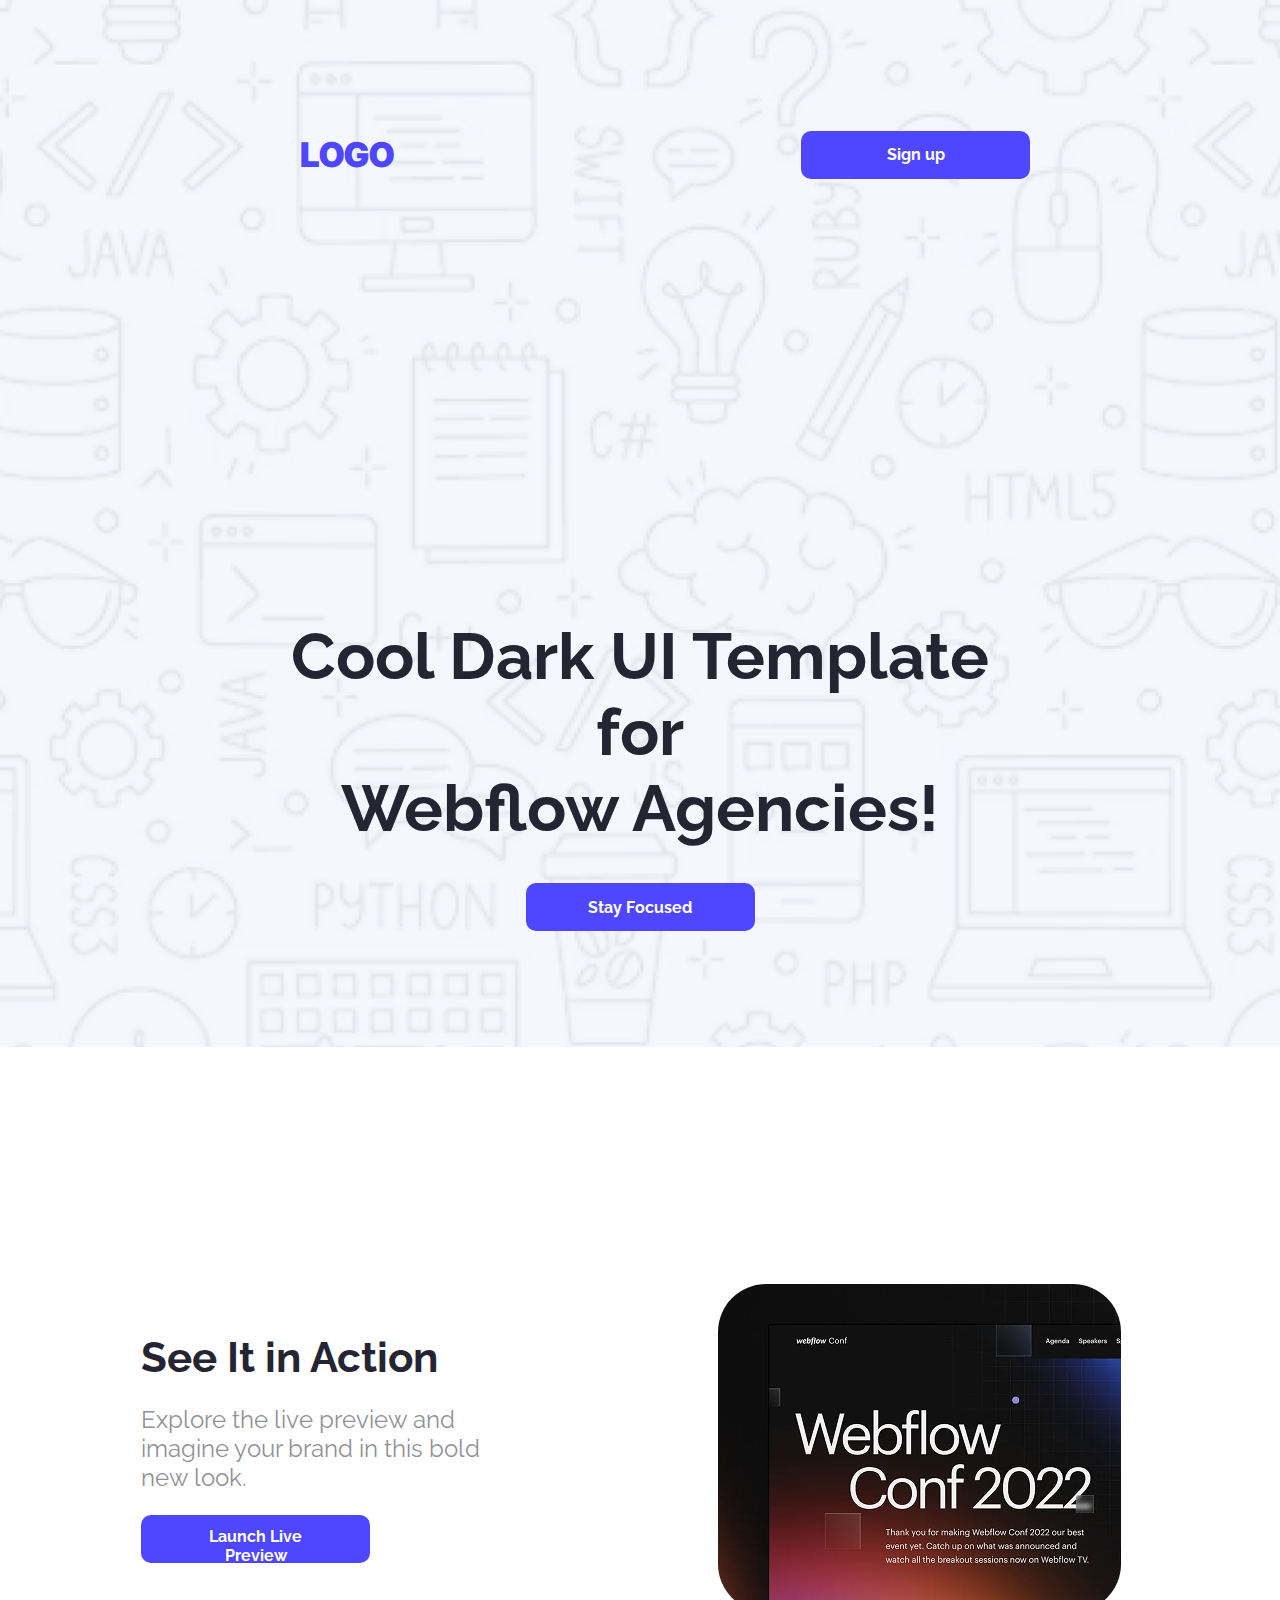
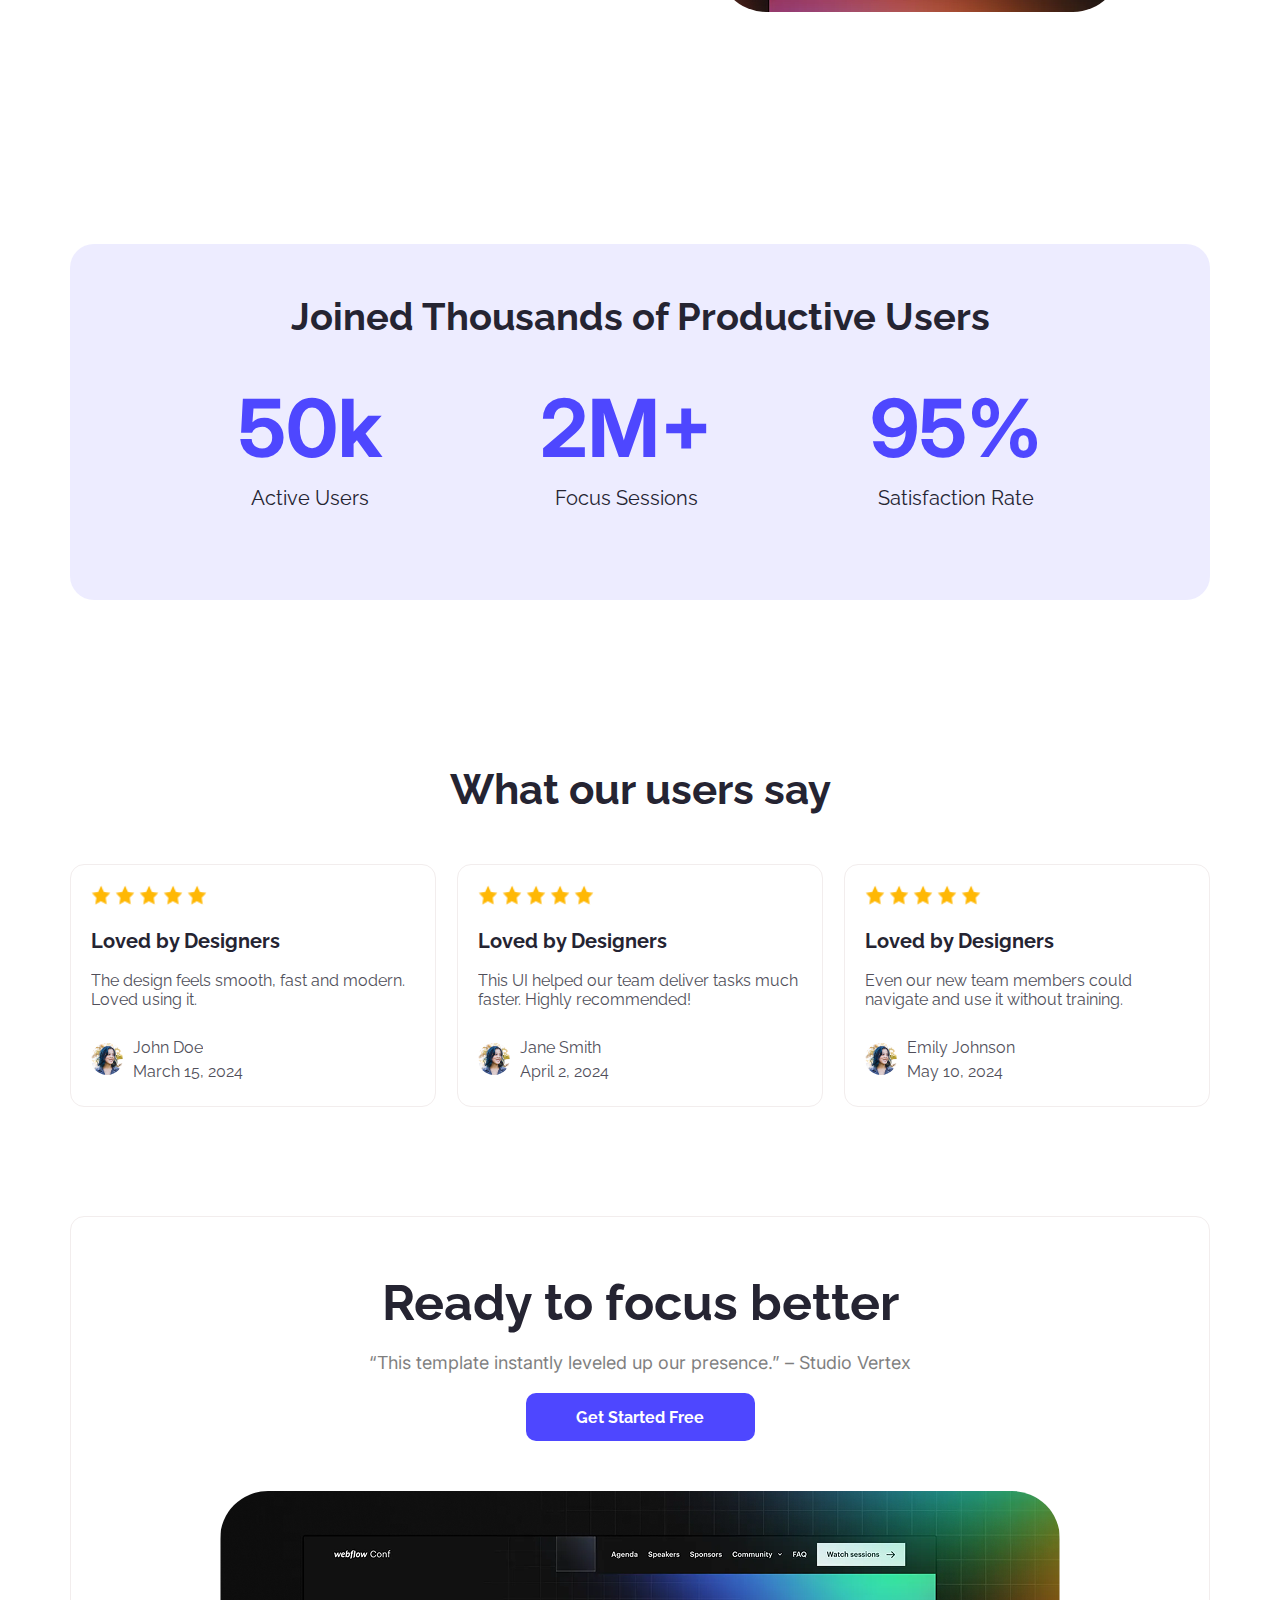
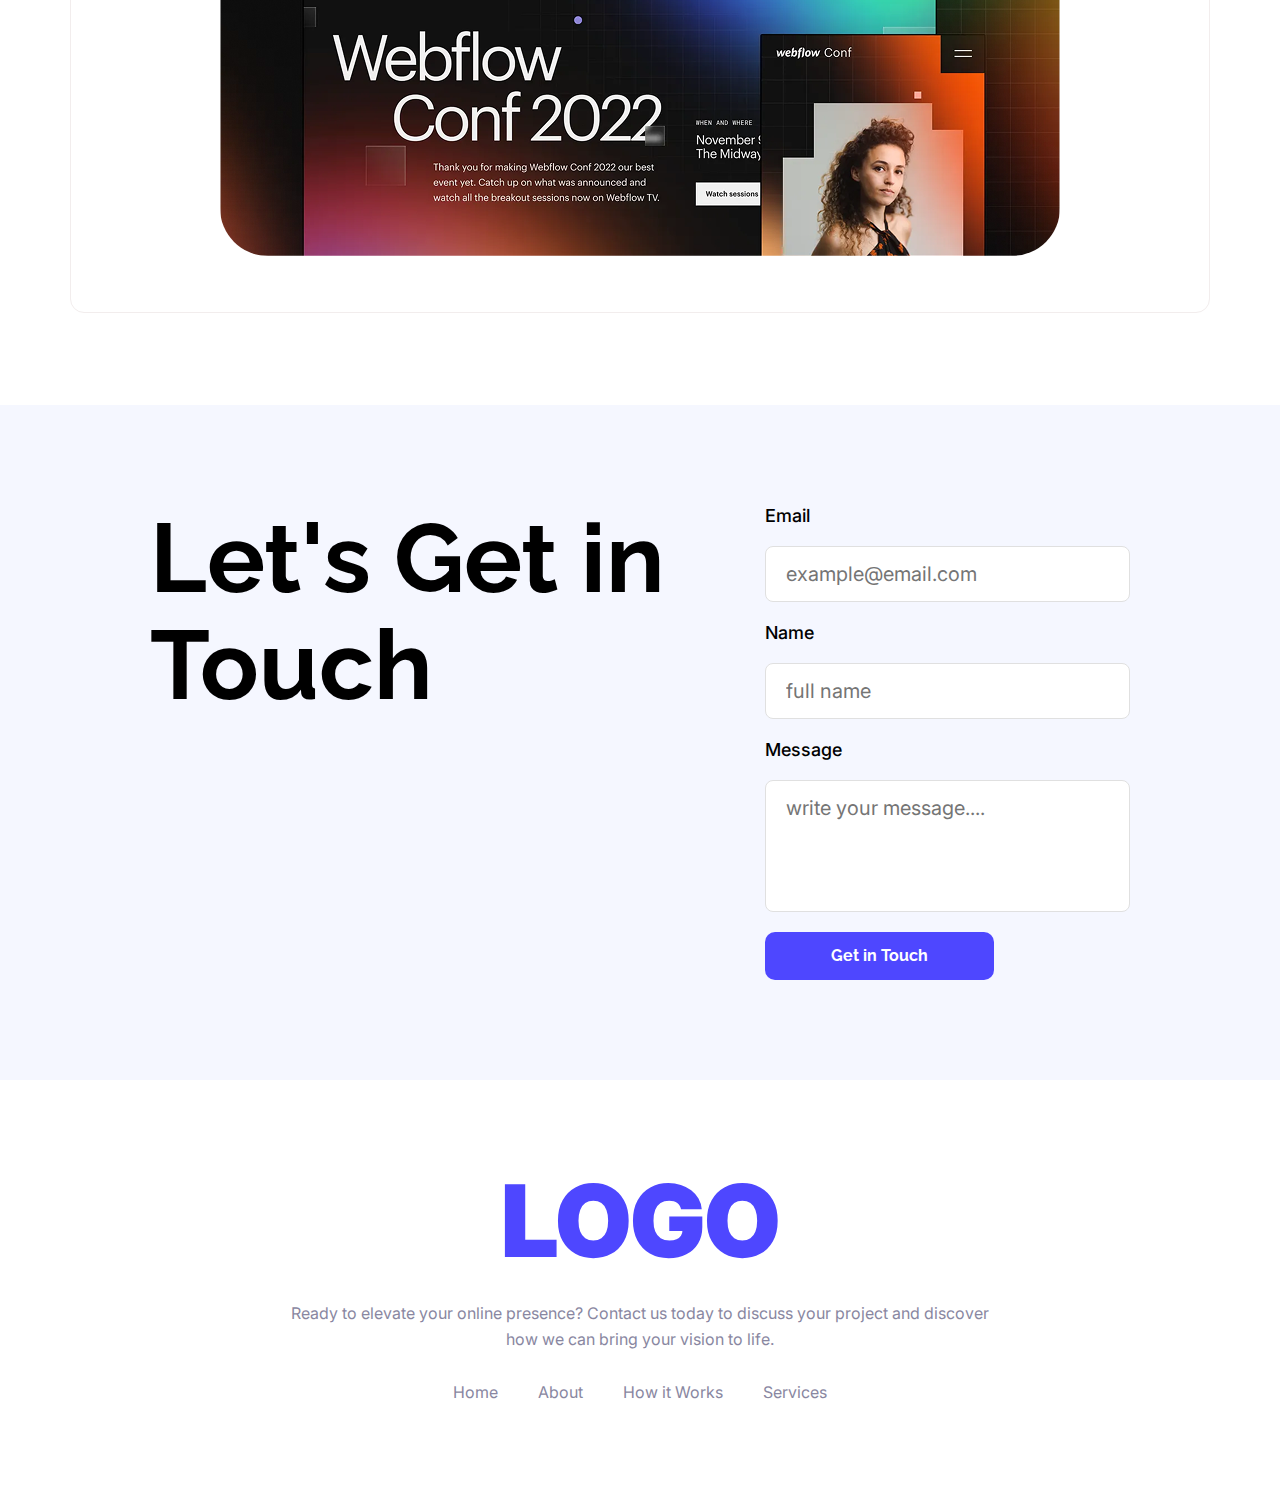
<file: index.html>
<!DOCTYPE html>
<html lang="en">
<head>
  <meta charset="UTF-8" />
  <meta name="viewport" content="width=device-width, initial-scale=1.0" />
  <title>Document</title>
  <link rel="preconnect" href="https://fonts.googleapis.com" />
  <link rel="preconnect" href="https://fonts.gstatic.com" crossorigin />
  <link
    href="https://fonts.googleapis.com/css2?family=Inter:ital,wght@0,100..900;1,100..900&family=Raleway:wght@400;700&display=swap"
    rel="stylesheet"
  />
  <link rel="stylesheet" href="styles/style.css" />
</head>
<body class="inter-normal">
  <header class="header">
    <nav>
      <h3 class="nav-title">LOGO</h3>
      <ul>
        <li><a href="#"><button class="btn-primary">Sign up</button></a></li>
      </ul>
    </nav>

    <div class="agency-high">
      <h1 class="agency-low">Cool Dark UI Template for <span>Webflow Agencies!</span></h1>
      <button class="btn-primary">Stay Focused</button>
    </div>
  </header>

  <section class="action-preview">
    <div class="action-text">
      <h4>See It in Action</h4>
      <p>Explore the live preview and imagine your brand in this bold new look.</p>
      <button class="btn-primary">Launch Live Preview</button>
    </div>
    <img src="Assignmentimg/wc-mini.png" alt="Preview Image" class="preview-image" />
  </section>

  <section class="stats-box-light">
  <h4>Joined Thousands of Productive Users</h4>
  <div class="stats-row-light">
    <div class="stat-light">
      <h2>50k</h2>
      <p>Active Users</p>
    </div>
    <div class="stat-light">
      <h2>2M+</h2>
      <p>Focus Sessions</p>
    </div>
    <div class="stat-light">
      <h2>95%</h2>
      <p>Satisfaction Rate</p>
    </div>
  </div>
</section>

<section class="testimonial-section">
  <h4 class="testimonial-heading">What our users say</h4>

  <div class="testimonial-row">
    
    <div class="testimonial-card">
      <div class="stars">
        <img src="Assignmentimg/icon-star.png" alt="Star">
        <img src="Assignmentimg/icon-star.png" alt="Star">
        <img src="Assignmentimg/icon-star.png" alt="Star">
        <img src="Assignmentimg/icon-star.png" alt="Star">
        <img src="Assignmentimg/icon-star.png" alt="Star">
      </div>
      <h3>Loved by Designers</h3>
      <p>The design feels smooth, fast and modern. Loved using it.</p>
      <div class="review-footer">
        <img src="Assignmentimg/avatar.png" alt="User Icon" class="review-icon">
        <div>
          <p class="review-name">John Doe</p>
          <p class="review-date">March 15, 2024</p>
        </div>
      </div>
    </div>

    <div class="testimonial-card">
      <div class="stars">
        <img src="Assignmentimg/icon-star.png" alt="Star">
        <img src="Assignmentimg/icon-star.png" alt="Star">
        <img src="Assignmentimg/icon-star.png" alt="Star">
        <img src="Assignmentimg/icon-star.png" alt="Star">
        <img src="Assignmentimg/icon-star.png" alt="Star">
      </div>
      <h3>Loved by Designers</h3>
      <p>This UI helped our team deliver tasks much faster. Highly recommended!</p>
      <div class="review-footer">
        <img src="Assignmentimg/avatar.png" alt="User Icon" class="review-icon">
        <div>
          <p class="review-name">Jane Smith</p>
          <p class="review-date">April 2, 2024</p>
        </div>
      </div>
    </div>

    <div class="testimonial-card">
      <div class="stars">
        <img src="Assignmentimg/icon-star.png" alt="Star">
        <img src="Assignmentimg/icon-star.png" alt="Star">
        <img src="Assignmentimg/icon-star.png" alt="Star">
        <img src="Assignmentimg/icon-star.png" alt="Star">
        <img src="Assignmentimg/icon-star.png" alt="Star">
      </div>
      <h3>Loved by Designers</h3>
      <p>Even our new team members could navigate and use it without training.</p>
      <div class="review-footer">
        <img src="Assignmentimg/avatar.png" alt="User Icon" class="review-icon">
        <div>
          <p class="review-name">Emily Johnson</p>
          <p class="review-date">May 10, 2024</p>
        </div>
      </div>
    </div>

  </div>
</section>

<section class="cta-box">
  <div class="cta-content">
    <div class="cta-text">
      <h3>Ready to focus better</h3>
      <p>“This template instantly leveled up our presence.” – Studio Vertex</p>
      <button class="btn-primary">Get Started Free</button>
    </div>
    <img src="Assignmentimg/wc-big.png" alt="CTA Image" class="cta-image">
  </div>
</section>

<section class="contact-section">
  <div class="contact-container">
    <div class="contact-heading">
      <h2>Let's Get in<br />Touch</h2>
    </div>
    <form class="contact-form">
      <label for="email">Email</label>
      <input type="email" id="email" placeholder="example@email.com" />

      <label for="name">Name</label>
      <input type="text" id="name" placeholder="full name" />

      <label for="message">Message</label>
      <textarea id="message" placeholder="write your message...."></textarea>

      <button type="submit" class="btn-primary">Get in Touch</button>
    </form>
  </div>
</section>

<footer class="footer-section">
  <h2 class="footer-logo">LOGO</h2>
  <p class="footer-description">
    Ready to elevate your online presence? Contact us today to discuss your project and discover how we can bring your vision to life.
  </p>
  <ul class="footer-links">
    <li><a href="#">Home</a></li>
    <li><a href="#">About</a></li>
    <li><a href="#">How it Works</a></li>
    <li><a href="#">Services</a></li>
  </ul>
</footer>

</body>
</html>
</file>
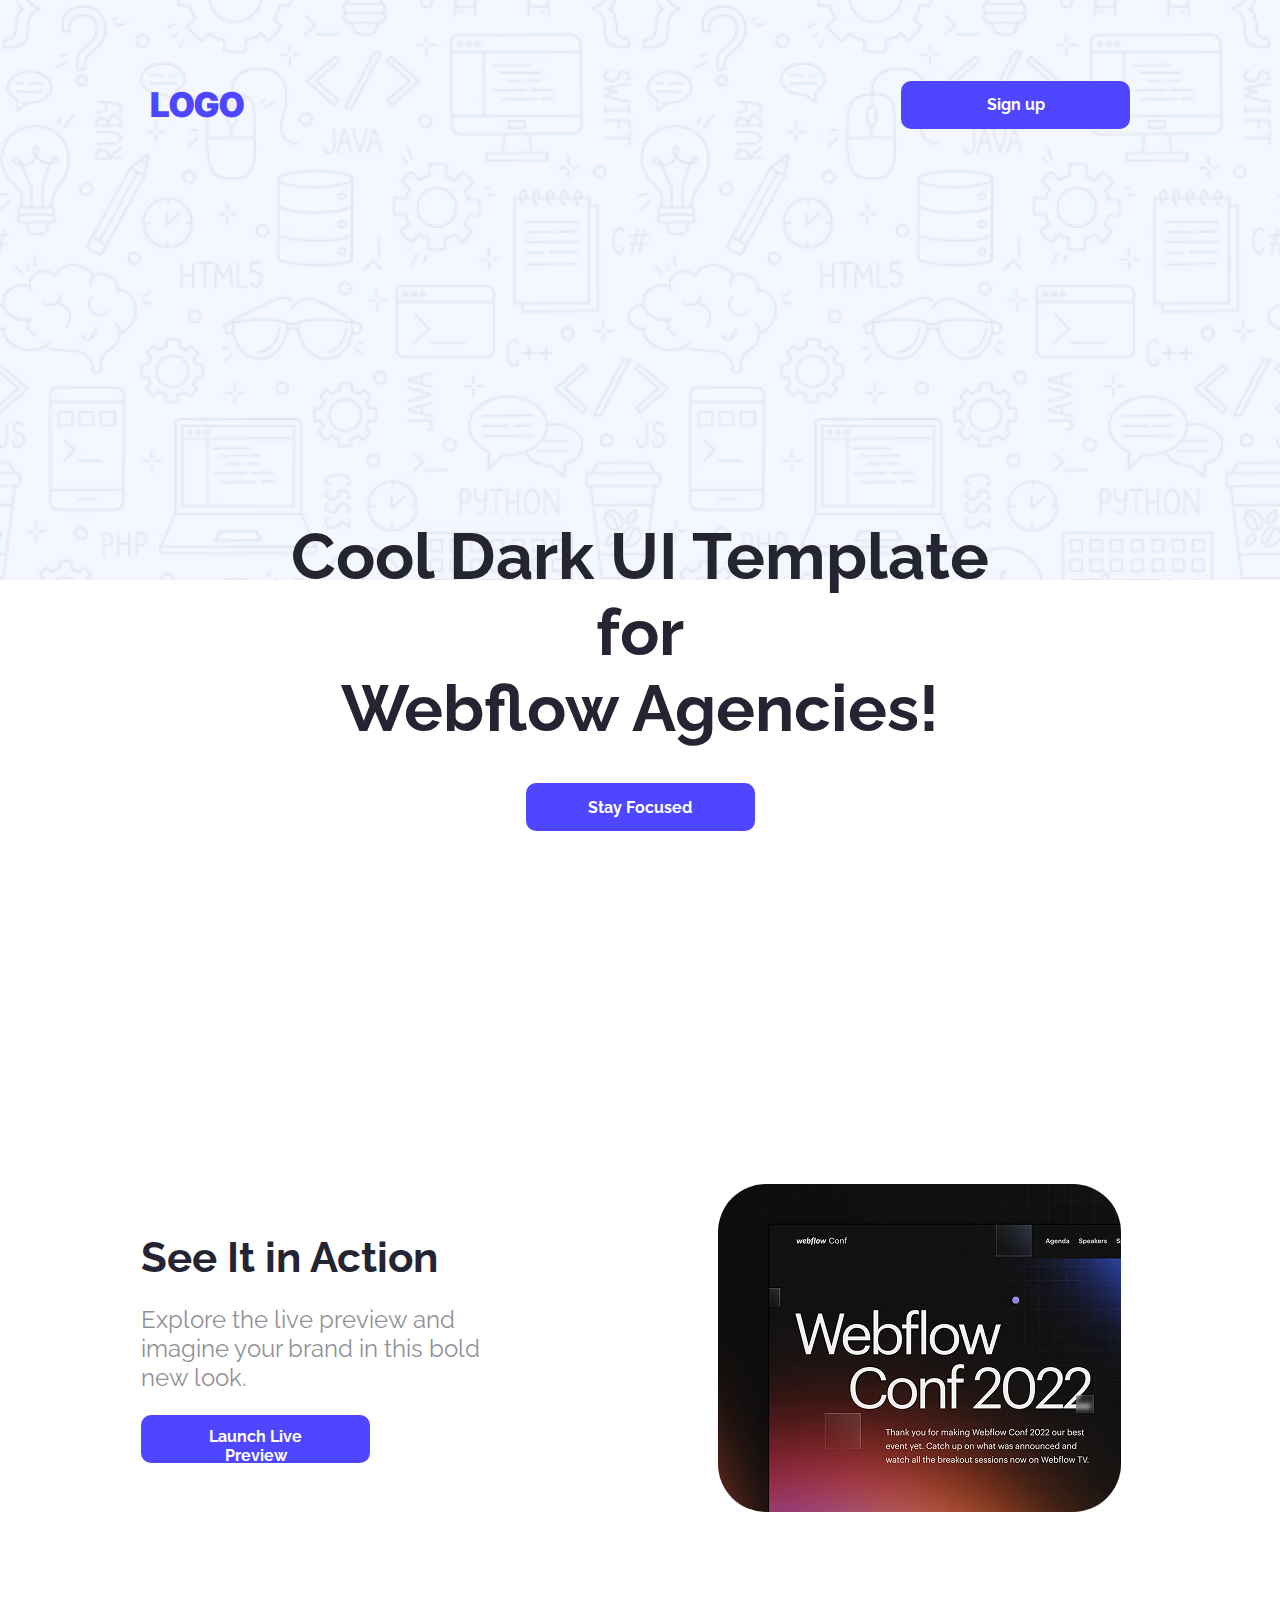
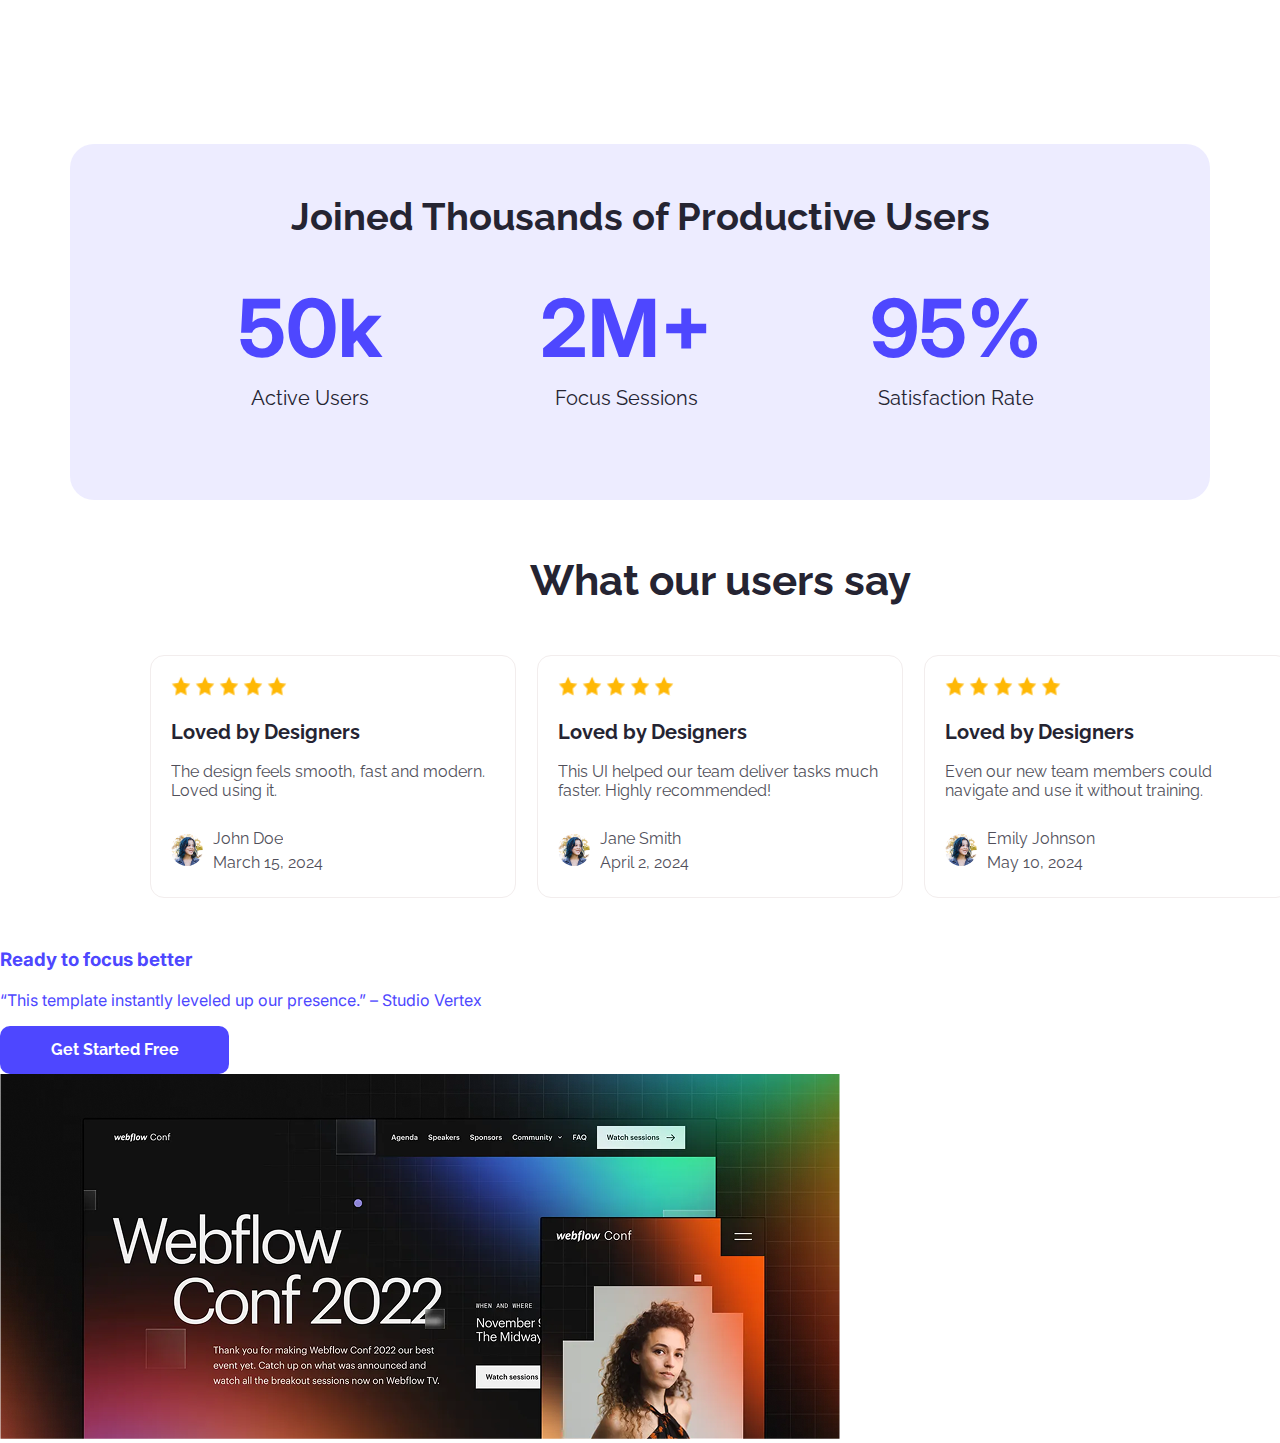
<file: assignment.html>
<!DOCTYPE html>
<html lang="en">
<head>
  <meta charset="UTF-8" />
  <meta name="viewport" content="width=device-width, initial-scale=1.0" />
  <title>Document</title>
  <link rel="preconnect" href="https://fonts.googleapis.com" />
  <link rel="preconnect" href="https://fonts.gstatic.com" crossorigin />
  <link
    href="https://fonts.googleapis.com/css2?family=Inter:ital,wght@0,100..900;1,100..900&family=Raleway:wght@400;700&display=swap"
    rel="stylesheet"
  />
  <link rel="stylesheet" href="styles/assignment.css" />
</head>
<body class="inter-normal">
  <header class="header">
    <nav>
      <h3 class="nav-title">LOGO</h3>
      <ul>
        <li><a href="#"><button class="btn-primary">Sign up</button></a></li>
      </ul>
    </nav>

    <div class="agency-high">
      <h1 class="agency-low">Cool Dark UI Template for <span>Webflow Agencies!</span></h1>
      <button class="btn-primary">Stay Focused</button>
    </div>
  </header>

  <section class="action-preview">
    <div class="action-text">
      <h4>See It in Action</h4>
      <p>Explore the live preview and imagine your brand in this bold new look.</p>
      <button class="btn-primary">Launch Live Preview</button>
    </div>
    <img src="Assignmentimg/wc-mini.png" alt="Preview Image" class="preview-image" />
  </section>

  <section class="stats-box-light">
  <h4>Joined Thousands of Productive Users</h4>
  <div class="stats-row-light">
    <div class="stat-light">
      <h2>50k</h2>
      <p>Active Users</p>
    </div>
    <div class="stat-light">
      <h2>2M+</h2>
      <p>Focus Sessions</p>
    </div>
    <div class="stat-light">
      <h2>95%</h2>
      <p>Satisfaction Rate</p>
    </div>
  </div>
</section>

<section class="testimonial-section">
  <h4 class="testimonial-heading">What our users say</h4>

  <div class="testimonial-row">
    
    <div class="testimonial-card">
      <div class="stars">
        <img src="Assignmentimg/icon-star.png" alt="Star">
        <img src="Assignmentimg/icon-star.png" alt="Star">
        <img src="Assignmentimg/icon-star.png" alt="Star">
        <img src="Assignmentimg/icon-star.png" alt="Star">
        <img src="Assignmentimg/icon-star.png" alt="Star">
      </div>
      <h3>Loved by Designers</h3>
      <p>The design feels smooth, fast and modern. Loved using it.</p>
      <div class="review-footer">
        <img src="Assignmentimg/avatar.png" alt="User Icon" class="review-icon">
        <div>
          <p class="review-name">John Doe</p>
          <p class="review-date">March 15, 2024</p>
        </div>
      </div>
    </div>

    <div class="testimonial-card">
      <div class="stars">
        <img src="Assignmentimg/icon-star.png" alt="Star">
        <img src="Assignmentimg/icon-star.png" alt="Star">
        <img src="Assignmentimg/icon-star.png" alt="Star">
        <img src="Assignmentimg/icon-star.png" alt="Star">
        <img src="Assignmentimg/icon-star.png" alt="Star">
      </div>
      <h3>Loved by Designers</h3>
      <p>This UI helped our team deliver tasks much faster. Highly recommended!</p>
      <div class="review-footer">
        <img src="Assignmentimg/avatar.png" alt="User Icon" class="review-icon">
        <div>
          <p class="review-name">Jane Smith</p>
          <p class="review-date">April 2, 2024</p>
        </div>
      </div>
    </div>

    <div class="testimonial-card">
      <div class="stars">
        <img src="Assignmentimg/icon-star.png" alt="Star">
        <img src="Assignmentimg/icon-star.png" alt="Star">
        <img src="Assignmentimg/icon-star.png" alt="Star">
        <img src="Assignmentimg/icon-star.png" alt="Star">
        <img src="Assignmentimg/icon-star.png" alt="Star">
      </div>
      <h3>Loved by Designers</h3>
      <p>Even our new team members could navigate and use it without training.</p>
      <div class="review-footer">
        <img src="Assignmentimg/avatar.png" alt="User Icon" class="review-icon">
        <div>
          <p class="review-name">Emily Johnson</p>
          <p class="review-date">May 10, 2024</p>
        </div>
      </div>
    </div>

  </div>
</section>

<section class="cta-box">
  <div class="cta-content">
    <div class="cta-text">
      <h3>Ready to focus better</h3>
      <p>“This template instantly leveled up our presence.” – Studio Vertex</p>
      <button class="btn-primary">Get Started Free</button>
    </div>
    <img src="Assignmentimg/wc-big.png" alt="CTA Image" class="cta-image">
  </div>
</section>




</body>
</html>
</file>
<file: styles/style.css>
.inter-normal {
  font-family: "Inter", sans-serif;
  font-style: normal;
  font-optical-sizing: auto;
  color: #4E47FF;
  margin: 0;
  padding: 0;
}


.header {
  background-image: url('../Assignmentimg/Hero-bg.png');
  background-repeat: no-repeat;
  background-position: top center;
  background-size: cover;
  background-color: rgba(245,248,255,255);
  
  
}


nav {
  display: flex;
  align-items: center;
  justify-content: space-between;
  margin: 0 150px;
  padding: 100px 100px 100px 150px;
}

.nav-title {
  font-weight: 900;
  font-size: 34px;
}

nav ul li {
  list-style: none;
}


.agency-high {
  text-align: center;
  margin: 309px 267.5px 237px 267.5px;
  padding-bottom: 116px;
}

.agency-low {
  font-family: "Raleway", sans-serif;
  font-size: 65px;
  font-weight: 700;
  color: #252432;
  margin-bottom: 37px;
}

.agency-low span {
  display: block;
}


.btn-primary {
  background-color: #4E47FF;
  font-family: "Raleway", sans-serif;
  font-weight: bold;
  font-size: 16px;
  color: white;
  padding: 12px 36px;
  border: none;
  border-radius: 10px;
  cursor: pointer;
  height: 48px;
  width: 229px;
}

.btn-primary:hover {
  background-color: black;
  color: white;
}


.action-preview {
  display: flex;
  align-items: center;
  justify-content: center;
  gap: 220px;
  margin: 116px 159px 116px 141px;
  padding-bottom: 116px;
}


.action-text {
  display: flex;
  flex-direction: column;
  align-items: flex-start;
  gap: 23px;
}

.action-text h4 {
  font-family: "Raleway", sans-serif;
  font-size: 42px;
  font-weight: 700;
  color: #252432;
  margin: 0;
}

.action-text p {
  font-family: "Raleway", sans-serif;
  font-size: 24px;
  font-weight: 400;
  color: #252432;
  opacity: 0.5;
  max-width: 517px;
  margin: 0;
}


.preview-image {
  height: 328px;
  width: 403px;
  border-radius: 48px;
}

.stats-box-light {
  background-color: rgba(78, 71, 255, 0.1);
  width: 1140px;
  height: 306px;
  border-radius: 24px;
  margin: 0 auto;
  padding-top: 50px;
  text-align: center;
  display: flex;
  flex-direction: column;
  align-items: center;
  
}

.stats-box-light h4 {
  font-family: "Raleway", sans-serif;
  font-size: 38px;
  font-weight: 700;
  color: #252432;
  margin: 0 0 40px 0;
}

.stats-row-light {
  display: flex;
  justify-content: center;
  align-items: center;
  gap: 158px;
}

.stat-light h2 {
  font-family: "Inter", sans-serif;
  font-size: 80px;
  font-weight: 700;
  color: #4E47FF;
  margin: 0;
}

.stat-light p {
  font-family: "Raleway", sans-serif;
  font-size: 20px;
  font-weight: 400;
  color: #252432;
  margin: 10px 0 0 0;
}

.testimonial-section {
  height: 342px; 
  width: 1140px;
  margin: 0 auto; 
  padding-left: 150px;
  padding-right: 150px;

  display: flex;
  flex-direction: column;
  justify-content: center; 
  align-items: center;
  box-sizing: border-box;
  text-align: center;
  margin-bottom: 137px;
  margin-top: 137px;
}

.testimonial-heading {
  font-family: "Raleway", sans-serif;
  font-size: 42px;
  font-weight: 700;
  color: #252432;
  margin-bottom: 50px;
}

.testimonial-row {
  display: flex;
  justify-content: space-between;
  gap: 20px;
  width: 1140px;
  height: 342px;
}

.testimonial-card {
  background-color: white;
  width: 366px;
  height: 243px;
  border-radius: 14px;
  border: 1px solid #F2EDED;
  padding: 20px;
  box-sizing: border-box;
  text-align: left;
  display: flex;
  flex-direction: column;
  justify-content: space-between;
}

.stars {
  display: flex;
  gap: 4px;
  margin-bottom: 10px;
}

.stars img {
  width: 20px;
  height: 20px;
}

.testimonial-card h3 {
  font-family: "Raleway", sans-serif;
  font-size: 20px;
  font-weight: 700;
  margin: 5px 0;
  color: #252432;
}

.testimonial-card p {
  font-family: "Raleway", sans-serif;
  font-size: 16px;
  font-weight: 400;
  color: #252432;
  opacity: 0.8;
  margin: 5px 0;
}

.review-footer {
  display: flex;
  align-items: center;
  gap: 10px;
  margin-top: 10px;
}

.review-icon {
  width: 32px;
  height: 32px;
  border-radius: 50%;
}

.review-name {
  font-weight: 600;
  font-size: 14px;
  margin: 0;
  color: #252432;
}

.review-date {
  font-size: 12px;
  margin: 0;
  opacity: 0.6;
}

.cta-box {
  width: 1140px;
  height: 696.77px;
  background-color: white;
  border: 1px solid #F2EDED;
  border-radius: 14px;
  padding: 71px 150px;
  box-sizing: border-box;
  margin: 0 auto;
  margin-bottom: 92.23px;
}

.cta-content {
  display: flex;
  flex-direction: column;
  justify-content: center;
  align-items: center;
  height: 100%;
  text-align: center;
  gap: 20px; 
}

.cta-text {
  display: flex; 
  flex-direction: column;
  align-items: center;
  gap: 20px; 
}

.cta-text h3 {
  font-family: "Raleway", sans-serif;
  font-size: 50px;
  font-weight: 700;
  color: #252432;
  margin: 0;
}

.cta-text p {
  font-family: "Inter", sans-serif;
  font-size: 18px;
  color: #000000;
  opacity: 0.5;
  max-width: 600px;
  margin: 0;
}

.cta-image {
  width: 840px;
  height: 364.77px;
  border-radius: 48px;
  object-fit: cover;
  margin-top: 30px;
}

.contact-section {
  background-color: #f5f7ff;
  padding: 100px 150px;
  display: flex;
  justify-content: center;
  align-items: center;
}

.contact-container {
  display: flex;
  justify-content: space-between;
  align-items: flex-start;
  width: 100%;
  max-width: 1140px;
  gap: 100px;
}

.contact-heading h2 {
  font-family: "Raleway", sans-serif;
  font-weight: 700;
  font-size: 97px;
  color: #000;
  margin: 0;
  line-height: 1.1;
}

.contact-form {
  display: flex;
  flex-direction: column;
  gap: 20px;
  flex: 1;
  max-width: 500px;
}

.contact-form label {
  font-family: "Inter", sans-serif;
  font-size: 18px;
  font-weight: 500;
  color: #000;
}

.contact-form input,
.contact-form textarea {
  font-family: "Inter", sans-serif;
  font-size: 20px;
  font-weight: 400;
  padding: 15px 20px;
  border: 1px solid #e0e0e0;
  border-radius: 8px;
  background-color: #ffffff;
  resize: none;
  outline: none;
}

.contact-form textarea {
  height: 100px;
}

.footer-section {
  text-align: center;
  padding: 80px 20px;
  background-color: #ffffff;
}

.footer-logo {
  font-family: "Inter", sans-serif;
  font-weight: 900;
  font-size: 100px;
  color: #4e47ff;
  margin: 0;
}

.footer-description {
  font-family: "Inter", sans-serif;
  font-size: 16px;
  color: #8987A1;
  max-width: 700px;
  margin: 20px auto;
  line-height: 1.6;
}

.footer-links {
  list-style: none;
  padding: 0;
  display: flex;
  justify-content: center;
  gap: 40px;
  margin-top: 30px;
}

.footer-links li a {
  font-family: "Inter", sans-serif;
  font-size: 16px;
  color: #8987A1;
  text-decoration: none;
}

.footer-links li a:hover {
  color: #4e47ff;
}
</file>
<file: styles/assignment.css>
/* Font & Base Setup */
.inter-normal {
  font-family: "Inter", sans-serif;
  font-style: normal;
  font-optical-sizing: auto;
  color: #4E47FF;
  margin: 0;
  padding: 0;
}

/* Header Banner Background */
.header {
  margin: 0;
  padding: 0 0 0 0;
  background-image: url('../Assignmentimg/Hero-bg.png');
  background-repeat: no-repeat;
  background-position: top center;
  background-size: contain;
  
}

/* Navigation */
nav {
  display: flex;
  align-items: center;
  justify-content: space-between;
  margin: 0 150px;
  padding: 50px 0;
}

.nav-title {
  font-weight: 900;
  font-size: 34px;
}

nav ul li {
  list-style: none;
}

/* Banner Text + Button */
.agency-high {
  text-align: center;
  margin: 309px 267.5px 237px 267.5px;
  padding-bottom: 116px;
}

.agency-low {
  font-family: "Raleway", sans-serif;
  font-size: 65px;
  font-weight: 700;
  color: #252432;
  margin-bottom: 37px;
}

.agency-low span {
  display: block;
}

/* Button Styles */
.btn-primary {
  background-color: #4E47FF;
  font-family: "Raleway", sans-serif;
  font-weight: bold;
  font-size: 16px;
  color: white;
  padding: 12px 36px;
  border: none;
  border-radius: 10px;
  cursor: pointer;
  height: 48px;
  width: 229px;
}

.btn-primary:hover {
  background-color: black;
  color: white;
}

/* Action Preview Section */
.action-preview {
  display: flex;
  align-items: center;
  justify-content: center;
  gap: 220px;
  margin: 116px 159px 116px 141px;
  padding-bottom: 116px;
}

/* Text Block in Preview Section */
.action-text {
  display: flex;
  flex-direction: column;
  align-items: flex-start;
  gap: 23px;
}

.action-text h4 {
  font-family: "Raleway", sans-serif;
  font-size: 42px;
  font-weight: 700;
  color: #252432;
  margin: 0;
}

.action-text p {
  font-family: "Raleway", sans-serif;
  font-size: 24px;
  font-weight: 400;
  color: #252432;
  opacity: 0.5;
  max-width: 517px;
  margin: 0;
}

/* Preview Image */
.preview-image {
  height: 328px;
  width: 403px;
  border-radius: 48px;
}

.stats-box-light {
  background-color: rgba(78, 71, 255, 0.1); /* #4E47FF with 10% opacity */
  width: 1140px;
  height: 306px;
  border-radius: 24px;
  margin: 0 auto;
  padding-top: 50px;
  text-align: center;
  display: flex;
  flex-direction: column;
  align-items: center;
  
}

.stats-box-light h4 {
  font-family: "Raleway", sans-serif;
  font-size: 38px;
  font-weight: 700;
  color: #252432;
  margin: 0 0 40px 0;
}

.stats-row-light {
  display: flex;
  justify-content: center;
  align-items: center;
  gap: 158px;
}

.stat-light h2 {
  font-family: "Inter", sans-serif;
  font-size: 80px;
  font-weight: 700;
  color: #4E47FF;
  margin: 0;
}

.stat-light p {
  font-family: "Raleway", sans-serif;
  font-size: 20px;
  font-weight: 400;
  color: #252432;
  margin: 10px 0 0 0;
}

.testimonial-section {
  margin-left: 150px;
  margin-right: 150px;
  margin-bottom: 50px;
  text-align: center;
  justify-content: flex;
  align-items: center;
  width: 1140px;
  height: 342px;
  
}

.testimonial-heading {
  font-family: "Raleway", sans-serif;
  font-size: 42px;
  font-weight: 700;
  color: #252432;
  margin-bottom: 50px;
}

.testimonial-row {
  display: flex;
  justify-content: space-between;
  gap: 20px;
}

.testimonial-card {
  background-color: white;
  width: 366px;
  height: 243px;
  border-radius: 14px;
  border: 1px solid #F2EDED;
  padding: 20px;
  box-sizing: border-box;
  text-align: left;
  display: flex;
  flex-direction: column;
  justify-content: space-between;
}

.stars {
  display: flex;
  gap: 4px;
  margin-bottom: 10px;
}

.stars img {
  width: 20px;
  height: 20px;
}

.testimonial-card h3 {
  font-family: "Raleway", sans-serif;
  font-size: 20px;
  font-weight: 700;
  margin: 5px 0;
  color: #252432;
}

.testimonial-card p {
  font-family: "Raleway", sans-serif;
  font-size: 16px;
  font-weight: 400;
  color: #252432;
  opacity: 0.8;
  margin: 5px 0;
}

.review-footer {
  display: flex;
  align-items: center;
  gap: 10px;
  margin-top: 10px;
}

.review-icon {
  width: 32px;
  height: 32px;
  border-radius: 50%;
}

.review-name {
  font-weight: 600;
  font-size: 14px;
  margin: 0;
  color: #252432;
}

.review-date {
  font-size: 12px;
  margin: 0;
  opacity: 0.6;
}
</file>
